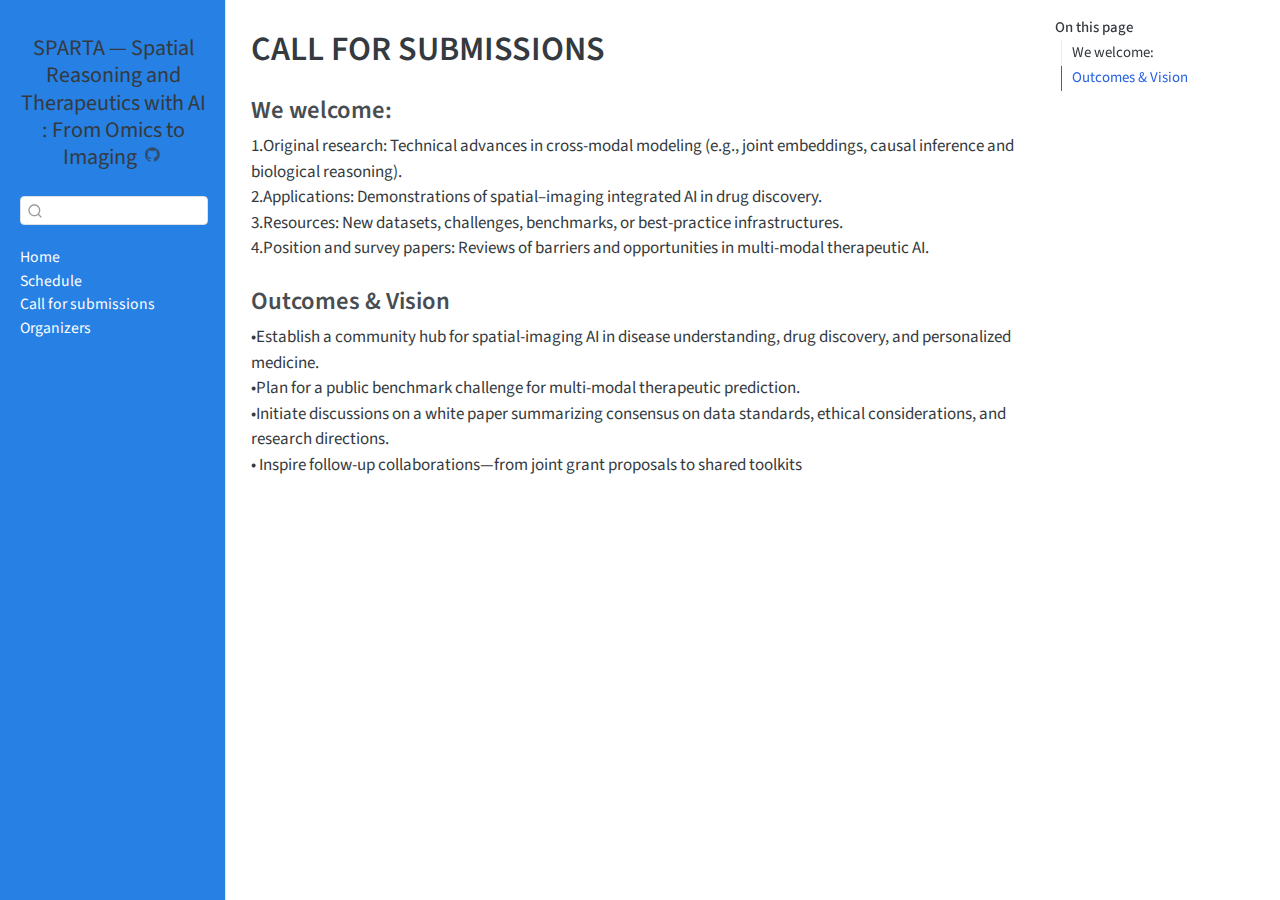
<file: docs/materials.html>
<!DOCTYPE html>
<html xmlns="http://www.w3.org/1999/xhtml" lang="en" xml:lang="en"><head>

<meta charset="utf-8">
<meta name="generator" content="quarto-1.7.31">

<meta name="viewport" content="width=device-width, initial-scale=1.0, user-scalable=yes">


<title>CALL FOR SUBMISSIONS – SPARTA — Spatial Reasoning and Therapeutics with AI : From Omics to Imaging</title>
<style>
code{white-space: pre-wrap;}
span.smallcaps{font-variant: small-caps;}
div.columns{display: flex; gap: min(4vw, 1.5em);}
div.column{flex: auto; overflow-x: auto;}
div.hanging-indent{margin-left: 1.5em; text-indent: -1.5em;}
ul.task-list{list-style: none;}
ul.task-list li input[type="checkbox"] {
  width: 0.8em;
  margin: 0 0.8em 0.2em -1em; /* quarto-specific, see https://github.com/quarto-dev/quarto-cli/issues/4556 */ 
  vertical-align: middle;
}
</style>


<script src="site_libs/quarto-nav/quarto-nav.js"></script>
<script src="site_libs/clipboard/clipboard.min.js"></script>
<script src="site_libs/quarto-search/autocomplete.umd.js"></script>
<script src="site_libs/quarto-search/fuse.min.js"></script>
<script src="site_libs/quarto-search/quarto-search.js"></script>
<meta name="quarto:offset" content="./">
<script src="site_libs/quarto-html/quarto.js" type="module"></script>
<script src="site_libs/quarto-html/tabsets/tabsets.js" type="module"></script>
<script src="site_libs/quarto-html/popper.min.js"></script>
<script src="site_libs/quarto-html/tippy.umd.min.js"></script>
<script src="site_libs/quarto-html/anchor.min.js"></script>
<link href="site_libs/quarto-html/tippy.css" rel="stylesheet">
<link href="site_libs/quarto-html/quarto-syntax-highlighting-e1a5c8363afafaef2c763b6775fbf3ca.css" rel="stylesheet" id="quarto-text-highlighting-styles">
<script src="site_libs/bootstrap/bootstrap.min.js"></script>
<link href="site_libs/bootstrap/bootstrap-icons.css" rel="stylesheet">
<link href="site_libs/bootstrap/bootstrap-79df7ed5347781c1339259261daa236f.min.css" rel="stylesheet" append-hash="true" id="quarto-bootstrap" data-mode="light">
<script id="quarto-search-options" type="application/json">{
  "location": "sidebar",
  "copy-button": false,
  "collapse-after": 3,
  "panel-placement": "start",
  "type": "textbox",
  "limit": 50,
  "keyboard-shortcut": [
    "f",
    "/",
    "s"
  ],
  "show-item-context": false,
  "language": {
    "search-no-results-text": "No results",
    "search-matching-documents-text": "matching documents",
    "search-copy-link-title": "Copy link to search",
    "search-hide-matches-text": "Hide additional matches",
    "search-more-match-text": "more match in this document",
    "search-more-matches-text": "more matches in this document",
    "search-clear-button-title": "Clear",
    "search-text-placeholder": "",
    "search-detached-cancel-button-title": "Cancel",
    "search-submit-button-title": "Submit",
    "search-label": "Search"
  }
}</script>


</head>

<body class="nav-sidebar docked quarto-light">

<div id="quarto-search-results"></div>
  <header id="quarto-header" class="headroom fixed-top">
  <nav class="quarto-secondary-nav">
    <div class="container-fluid d-flex">
      <button type="button" class="quarto-btn-toggle btn" data-bs-toggle="collapse" role="button" data-bs-target=".quarto-sidebar-collapse-item" aria-controls="quarto-sidebar" aria-expanded="false" aria-label="Toggle sidebar navigation" onclick="if (window.quartoToggleHeadroom) { window.quartoToggleHeadroom(); }">
        <i class="bi bi-layout-text-sidebar-reverse"></i>
      </button>
        <nav class="quarto-page-breadcrumbs" aria-label="breadcrumb"><ol class="breadcrumb"><li class="breadcrumb-item"><a href="./materials.html">Call for poster presentations</a></li></ol></nav>
        <a class="flex-grow-1" role="navigation" data-bs-toggle="collapse" data-bs-target=".quarto-sidebar-collapse-item" aria-controls="quarto-sidebar" aria-expanded="false" aria-label="Toggle sidebar navigation" onclick="if (window.quartoToggleHeadroom) { window.quartoToggleHeadroom(); }">      
        </a>
      <button type="button" class="btn quarto-search-button" aria-label="Search" onclick="window.quartoOpenSearch();">
        <i class="bi bi-search"></i>
      </button>
    </div>
  </nav>
</header>
<!-- content -->
<div id="quarto-content" class="quarto-container page-columns page-rows-contents page-layout-article">
<!-- sidebar -->
  <nav id="quarto-sidebar" class="sidebar collapse collapse-horizontal quarto-sidebar-collapse-item sidebar-navigation docked overflow-auto">
    <div class="pt-lg-2 mt-2 text-center sidebar-header">
    <div class="sidebar-title mb-0 py-0">
      <a href="./">SPARTA — Spatial Reasoning and Therapeutics with AI : From Omics to Imaging</a> 
        <div class="sidebar-tools-main">
    <a href="https://github.com/crazyhottommy/charting_human_biology_using_AI" title="GitHub" class="quarto-navigation-tool px-1" aria-label="GitHub"><i class="bi bi-github"></i></a>
</div>
    </div>
      </div>
        <div class="mt-2 flex-shrink-0 align-items-center">
        <div class="sidebar-search">
        <div id="quarto-search" class="" title="Search"></div>
        </div>
        </div>
    <div class="sidebar-menu-container"> 
    <ul class="list-unstyled mt-1">
        <li class="sidebar-item">
  <div class="sidebar-item-container"> 
  <a href="./index.html" class="sidebar-item-text sidebar-link">
 <span class="menu-text">Home</span></a>
  </div>
</li>
        <li class="sidebar-item">
  <div class="sidebar-item-container"> 
  <a href="./schedule.html" class="sidebar-item-text sidebar-link">
 <span class="menu-text">Schedule</span></a>
  </div>
</li>
        <li class="sidebar-item">
  <div class="sidebar-item-container"> 
  <a href="./materials.html" class="sidebar-item-text sidebar-link active">
 <span class="menu-text">Call for submissions</span></a>
  </div>
</li>
        <li class="sidebar-item">
  <div class="sidebar-item-container"> 
  <a href="./organizers.html" class="sidebar-item-text sidebar-link">
 <span class="menu-text">Organizers</span></a>
  </div>
</li>
       
    </ul>
    </div>
</nav>
<div id="quarto-sidebar-glass" class="quarto-sidebar-collapse-item" data-bs-toggle="collapse" data-bs-target=".quarto-sidebar-collapse-item"></div>
<!-- margin-sidebar -->
    <div id="quarto-margin-sidebar" class="sidebar margin-sidebar">
        <nav id="TOC" role="doc-toc" class="toc-active">
    <h2 id="toc-title">On this page</h2>
   
  <ul>
  <li><a href="#we-welcome" id="toc-we-welcome" class="nav-link active" data-scroll-target="#we-welcome">We welcome:</a></li>
  <li><a href="#outcomes-vision" id="toc-outcomes-vision" class="nav-link" data-scroll-target="#outcomes-vision">Outcomes &amp; Vision</a></li>
  </ul>
</nav>
    </div>
<!-- main -->
<main class="content" id="quarto-document-content">

<header id="title-block-header" class="quarto-title-block default">
<div class="quarto-title">
<h1 class="title">CALL FOR SUBMISSIONS</h1>
</div>



<div class="quarto-title-meta">

    
  
    
  </div>
  


</header>


<section id="we-welcome" class="level3">
<h3 class="anchored" data-anchor-id="we-welcome">We welcome:</h3>
<p>1.Original research: Technical advances in cross-modal modeling (e.g., joint embeddings, causal inference and biological reasoning).<br>
2.Applications: Demonstrations of spatial–imaging integrated AI in drug discovery.<br>
3.Resources: New datasets, challenges, benchmarks, or best-practice infrastructures.<br>
4.Position and survey papers: Reviews of barriers and opportunities in multi-modal therapeutic AI.</p>
</section>
<section id="outcomes-vision" class="level3">
<h3 class="anchored" data-anchor-id="outcomes-vision">Outcomes &amp; Vision</h3>
<p>•Establish a community hub for spatial‑imaging AI in disease understanding, drug discovery, and personalized medicine.<br>
•Plan for a public benchmark challenge for multi-modal therapeutic prediction.<br>
•Initiate discussions on a white paper summarizing consensus on data standards, ethical considerations, and research directions.<br>
• Inspire follow-up collaborations—from joint grant proposals to shared toolkits</p>


</section>

</main> <!-- /main -->
<script id="quarto-html-after-body" type="application/javascript">
  window.document.addEventListener("DOMContentLoaded", function (event) {
    const icon = "";
    const anchorJS = new window.AnchorJS();
    anchorJS.options = {
      placement: 'right',
      icon: icon
    };
    anchorJS.add('.anchored');
    const isCodeAnnotation = (el) => {
      for (const clz of el.classList) {
        if (clz.startsWith('code-annotation-')) {                     
          return true;
        }
      }
      return false;
    }
    const onCopySuccess = function(e) {
      // button target
      const button = e.trigger;
      // don't keep focus
      button.blur();
      // flash "checked"
      button.classList.add('code-copy-button-checked');
      var currentTitle = button.getAttribute("title");
      button.setAttribute("title", "Copied!");
      let tooltip;
      if (window.bootstrap) {
        button.setAttribute("data-bs-toggle", "tooltip");
        button.setAttribute("data-bs-placement", "left");
        button.setAttribute("data-bs-title", "Copied!");
        tooltip = new bootstrap.Tooltip(button, 
          { trigger: "manual", 
            customClass: "code-copy-button-tooltip",
            offset: [0, -8]});
        tooltip.show();    
      }
      setTimeout(function() {
        if (tooltip) {
          tooltip.hide();
          button.removeAttribute("data-bs-title");
          button.removeAttribute("data-bs-toggle");
          button.removeAttribute("data-bs-placement");
        }
        button.setAttribute("title", currentTitle);
        button.classList.remove('code-copy-button-checked');
      }, 1000);
      // clear code selection
      e.clearSelection();
    }
    const getTextToCopy = function(trigger) {
        const codeEl = trigger.previousElementSibling.cloneNode(true);
        for (const childEl of codeEl.children) {
          if (isCodeAnnotation(childEl)) {
            childEl.remove();
          }
        }
        return codeEl.innerText;
    }
    const clipboard = new window.ClipboardJS('.code-copy-button:not([data-in-quarto-modal])', {
      text: getTextToCopy
    });
    clipboard.on('success', onCopySuccess);
    if (window.document.getElementById('quarto-embedded-source-code-modal')) {
      const clipboardModal = new window.ClipboardJS('.code-copy-button[data-in-quarto-modal]', {
        text: getTextToCopy,
        container: window.document.getElementById('quarto-embedded-source-code-modal')
      });
      clipboardModal.on('success', onCopySuccess);
    }
      var localhostRegex = new RegExp(/^(?:http|https):\/\/localhost\:?[0-9]*\//);
      var mailtoRegex = new RegExp(/^mailto:/);
        var filterRegex = new RegExp('/' + window.location.host + '/');
      var isInternal = (href) => {
          return filterRegex.test(href) || localhostRegex.test(href) || mailtoRegex.test(href);
      }
      // Inspect non-navigation links and adorn them if external
     var links = window.document.querySelectorAll('a[href]:not(.nav-link):not(.navbar-brand):not(.toc-action):not(.sidebar-link):not(.sidebar-item-toggle):not(.pagination-link):not(.no-external):not([aria-hidden]):not(.dropdown-item):not(.quarto-navigation-tool):not(.about-link)');
      for (var i=0; i<links.length; i++) {
        const link = links[i];
        if (!isInternal(link.href)) {
          // undo the damage that might have been done by quarto-nav.js in the case of
          // links that we want to consider external
          if (link.dataset.originalHref !== undefined) {
            link.href = link.dataset.originalHref;
          }
        }
      }
    function tippyHover(el, contentFn, onTriggerFn, onUntriggerFn) {
      const config = {
        allowHTML: true,
        maxWidth: 500,
        delay: 100,
        arrow: false,
        appendTo: function(el) {
            return el.parentElement;
        },
        interactive: true,
        interactiveBorder: 10,
        theme: 'quarto',
        placement: 'bottom-start',
      };
      if (contentFn) {
        config.content = contentFn;
      }
      if (onTriggerFn) {
        config.onTrigger = onTriggerFn;
      }
      if (onUntriggerFn) {
        config.onUntrigger = onUntriggerFn;
      }
      window.tippy(el, config); 
    }
    const noterefs = window.document.querySelectorAll('a[role="doc-noteref"]');
    for (var i=0; i<noterefs.length; i++) {
      const ref = noterefs[i];
      tippyHover(ref, function() {
        // use id or data attribute instead here
        let href = ref.getAttribute('data-footnote-href') || ref.getAttribute('href');
        try { href = new URL(href).hash; } catch {}
        const id = href.replace(/^#\/?/, "");
        const note = window.document.getElementById(id);
        if (note) {
          return note.innerHTML;
        } else {
          return "";
        }
      });
    }
    const xrefs = window.document.querySelectorAll('a.quarto-xref');
    const processXRef = (id, note) => {
      // Strip column container classes
      const stripColumnClz = (el) => {
        el.classList.remove("page-full", "page-columns");
        if (el.children) {
          for (const child of el.children) {
            stripColumnClz(child);
          }
        }
      }
      stripColumnClz(note)
      if (id === null || id.startsWith('sec-')) {
        // Special case sections, only their first couple elements
        const container = document.createElement("div");
        if (note.children && note.children.length > 2) {
          container.appendChild(note.children[0].cloneNode(true));
          for (let i = 1; i < note.children.length; i++) {
            const child = note.children[i];
            if (child.tagName === "P" && child.innerText === "") {
              continue;
            } else {
              container.appendChild(child.cloneNode(true));
              break;
            }
          }
          if (window.Quarto?.typesetMath) {
            window.Quarto.typesetMath(container);
          }
          return container.innerHTML
        } else {
          if (window.Quarto?.typesetMath) {
            window.Quarto.typesetMath(note);
          }
          return note.innerHTML;
        }
      } else {
        // Remove any anchor links if they are present
        const anchorLink = note.querySelector('a.anchorjs-link');
        if (anchorLink) {
          anchorLink.remove();
        }
        if (window.Quarto?.typesetMath) {
          window.Quarto.typesetMath(note);
        }
        if (note.classList.contains("callout")) {
          return note.outerHTML;
        } else {
          return note.innerHTML;
        }
      }
    }
    for (var i=0; i<xrefs.length; i++) {
      const xref = xrefs[i];
      tippyHover(xref, undefined, function(instance) {
        instance.disable();
        let url = xref.getAttribute('href');
        let hash = undefined; 
        if (url.startsWith('#')) {
          hash = url;
        } else {
          try { hash = new URL(url).hash; } catch {}
        }
        if (hash) {
          const id = hash.replace(/^#\/?/, "");
          const note = window.document.getElementById(id);
          if (note !== null) {
            try {
              const html = processXRef(id, note.cloneNode(true));
              instance.setContent(html);
            } finally {
              instance.enable();
              instance.show();
            }
          } else {
            // See if we can fetch this
            fetch(url.split('#')[0])
            .then(res => res.text())
            .then(html => {
              const parser = new DOMParser();
              const htmlDoc = parser.parseFromString(html, "text/html");
              const note = htmlDoc.getElementById(id);
              if (note !== null) {
                const html = processXRef(id, note);
                instance.setContent(html);
              } 
            }).finally(() => {
              instance.enable();
              instance.show();
            });
          }
        } else {
          // See if we can fetch a full url (with no hash to target)
          // This is a special case and we should probably do some content thinning / targeting
          fetch(url)
          .then(res => res.text())
          .then(html => {
            const parser = new DOMParser();
            const htmlDoc = parser.parseFromString(html, "text/html");
            const note = htmlDoc.querySelector('main.content');
            if (note !== null) {
              // This should only happen for chapter cross references
              // (since there is no id in the URL)
              // remove the first header
              if (note.children.length > 0 && note.children[0].tagName === "HEADER") {
                note.children[0].remove();
              }
              const html = processXRef(null, note);
              instance.setContent(html);
            } 
          }).finally(() => {
            instance.enable();
            instance.show();
          });
        }
      }, function(instance) {
      });
    }
        let selectedAnnoteEl;
        const selectorForAnnotation = ( cell, annotation) => {
          let cellAttr = 'data-code-cell="' + cell + '"';
          let lineAttr = 'data-code-annotation="' +  annotation + '"';
          const selector = 'span[' + cellAttr + '][' + lineAttr + ']';
          return selector;
        }
        const selectCodeLines = (annoteEl) => {
          const doc = window.document;
          const targetCell = annoteEl.getAttribute("data-target-cell");
          const targetAnnotation = annoteEl.getAttribute("data-target-annotation");
          const annoteSpan = window.document.querySelector(selectorForAnnotation(targetCell, targetAnnotation));
          const lines = annoteSpan.getAttribute("data-code-lines").split(",");
          const lineIds = lines.map((line) => {
            return targetCell + "-" + line;
          })
          let top = null;
          let height = null;
          let parent = null;
          if (lineIds.length > 0) {
              //compute the position of the single el (top and bottom and make a div)
              const el = window.document.getElementById(lineIds[0]);
              top = el.offsetTop;
              height = el.offsetHeight;
              parent = el.parentElement.parentElement;
            if (lineIds.length > 1) {
              const lastEl = window.document.getElementById(lineIds[lineIds.length - 1]);
              const bottom = lastEl.offsetTop + lastEl.offsetHeight;
              height = bottom - top;
            }
            if (top !== null && height !== null && parent !== null) {
              // cook up a div (if necessary) and position it 
              let div = window.document.getElementById("code-annotation-line-highlight");
              if (div === null) {
                div = window.document.createElement("div");
                div.setAttribute("id", "code-annotation-line-highlight");
                div.style.position = 'absolute';
                parent.appendChild(div);
              }
              div.style.top = top - 2 + "px";
              div.style.height = height + 4 + "px";
              div.style.left = 0;
              let gutterDiv = window.document.getElementById("code-annotation-line-highlight-gutter");
              if (gutterDiv === null) {
                gutterDiv = window.document.createElement("div");
                gutterDiv.setAttribute("id", "code-annotation-line-highlight-gutter");
                gutterDiv.style.position = 'absolute';
                const codeCell = window.document.getElementById(targetCell);
                const gutter = codeCell.querySelector('.code-annotation-gutter');
                gutter.appendChild(gutterDiv);
              }
              gutterDiv.style.top = top - 2 + "px";
              gutterDiv.style.height = height + 4 + "px";
            }
            selectedAnnoteEl = annoteEl;
          }
        };
        const unselectCodeLines = () => {
          const elementsIds = ["code-annotation-line-highlight", "code-annotation-line-highlight-gutter"];
          elementsIds.forEach((elId) => {
            const div = window.document.getElementById(elId);
            if (div) {
              div.remove();
            }
          });
          selectedAnnoteEl = undefined;
        };
          // Handle positioning of the toggle
      window.addEventListener(
        "resize",
        throttle(() => {
          elRect = undefined;
          if (selectedAnnoteEl) {
            selectCodeLines(selectedAnnoteEl);
          }
        }, 10)
      );
      function throttle(fn, ms) {
      let throttle = false;
      let timer;
        return (...args) => {
          if(!throttle) { // first call gets through
              fn.apply(this, args);
              throttle = true;
          } else { // all the others get throttled
              if(timer) clearTimeout(timer); // cancel #2
              timer = setTimeout(() => {
                fn.apply(this, args);
                timer = throttle = false;
              }, ms);
          }
        };
      }
        // Attach click handler to the DT
        const annoteDls = window.document.querySelectorAll('dt[data-target-cell]');
        for (const annoteDlNode of annoteDls) {
          annoteDlNode.addEventListener('click', (event) => {
            const clickedEl = event.target;
            if (clickedEl !== selectedAnnoteEl) {
              unselectCodeLines();
              const activeEl = window.document.querySelector('dt[data-target-cell].code-annotation-active');
              if (activeEl) {
                activeEl.classList.remove('code-annotation-active');
              }
              selectCodeLines(clickedEl);
              clickedEl.classList.add('code-annotation-active');
            } else {
              // Unselect the line
              unselectCodeLines();
              clickedEl.classList.remove('code-annotation-active');
            }
          });
        }
    const findCites = (el) => {
      const parentEl = el.parentElement;
      if (parentEl) {
        const cites = parentEl.dataset.cites;
        if (cites) {
          return {
            el,
            cites: cites.split(' ')
          };
        } else {
          return findCites(el.parentElement)
        }
      } else {
        return undefined;
      }
    };
    var bibliorefs = window.document.querySelectorAll('a[role="doc-biblioref"]');
    for (var i=0; i<bibliorefs.length; i++) {
      const ref = bibliorefs[i];
      const citeInfo = findCites(ref);
      if (citeInfo) {
        tippyHover(citeInfo.el, function() {
          var popup = window.document.createElement('div');
          citeInfo.cites.forEach(function(cite) {
            var citeDiv = window.document.createElement('div');
            citeDiv.classList.add('hanging-indent');
            citeDiv.classList.add('csl-entry');
            var biblioDiv = window.document.getElementById('ref-' + cite);
            if (biblioDiv) {
              citeDiv.innerHTML = biblioDiv.innerHTML;
            }
            popup.appendChild(citeDiv);
          });
          return popup.innerHTML;
        });
      }
    }
  });
  </script>
</div> <!-- /content -->




</body></html>
</file>
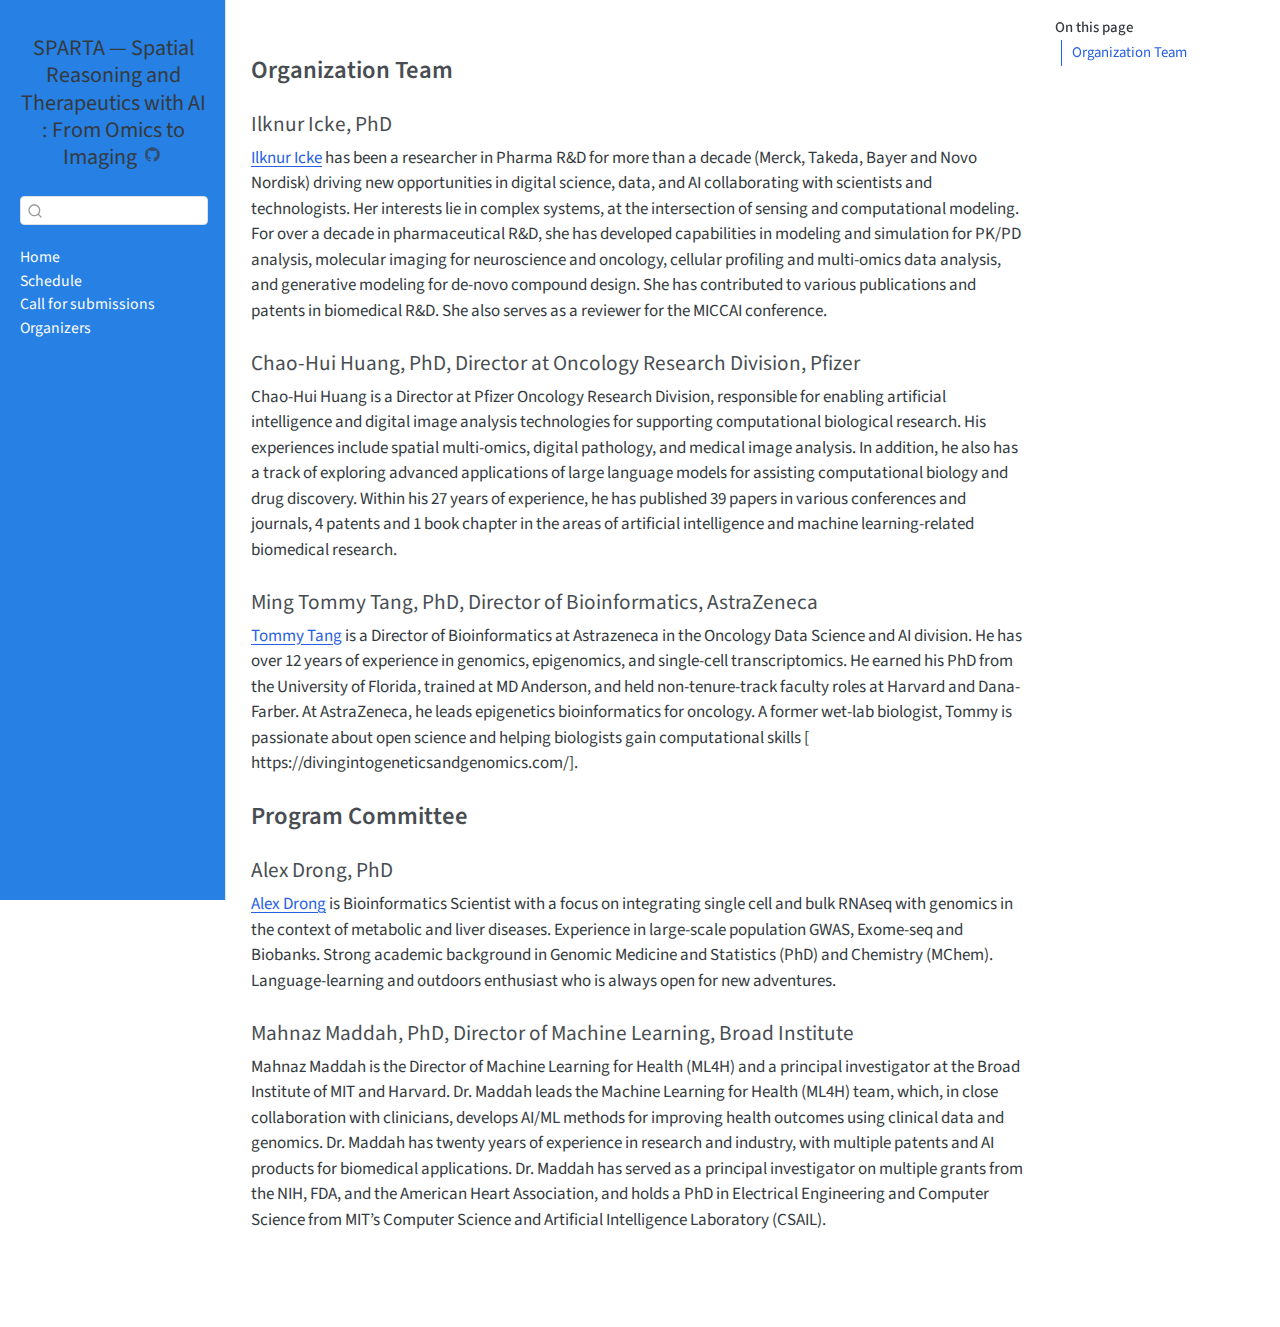
<file: docs/organizers.html>
<!DOCTYPE html>
<html xmlns="http://www.w3.org/1999/xhtml" lang="en" xml:lang="en"><head>

<meta charset="utf-8">
<meta name="generator" content="quarto-1.7.31">

<meta name="viewport" content="width=device-width, initial-scale=1.0, user-scalable=yes">


<title>organizers – SPARTA — Spatial Reasoning and Therapeutics with AI : From Omics to Imaging</title>
<style>
code{white-space: pre-wrap;}
span.smallcaps{font-variant: small-caps;}
div.columns{display: flex; gap: min(4vw, 1.5em);}
div.column{flex: auto; overflow-x: auto;}
div.hanging-indent{margin-left: 1.5em; text-indent: -1.5em;}
ul.task-list{list-style: none;}
ul.task-list li input[type="checkbox"] {
  width: 0.8em;
  margin: 0 0.8em 0.2em -1em; /* quarto-specific, see https://github.com/quarto-dev/quarto-cli/issues/4556 */ 
  vertical-align: middle;
}
</style>


<script src="site_libs/quarto-nav/quarto-nav.js"></script>
<script src="site_libs/clipboard/clipboard.min.js"></script>
<script src="site_libs/quarto-search/autocomplete.umd.js"></script>
<script src="site_libs/quarto-search/fuse.min.js"></script>
<script src="site_libs/quarto-search/quarto-search.js"></script>
<meta name="quarto:offset" content="./">
<script src="site_libs/quarto-html/quarto.js" type="module"></script>
<script src="site_libs/quarto-html/tabsets/tabsets.js" type="module"></script>
<script src="site_libs/quarto-html/popper.min.js"></script>
<script src="site_libs/quarto-html/tippy.umd.min.js"></script>
<script src="site_libs/quarto-html/anchor.min.js"></script>
<link href="site_libs/quarto-html/tippy.css" rel="stylesheet">
<link href="site_libs/quarto-html/quarto-syntax-highlighting-e1a5c8363afafaef2c763b6775fbf3ca.css" rel="stylesheet" id="quarto-text-highlighting-styles">
<script src="site_libs/bootstrap/bootstrap.min.js"></script>
<link href="site_libs/bootstrap/bootstrap-icons.css" rel="stylesheet">
<link href="site_libs/bootstrap/bootstrap-79df7ed5347781c1339259261daa236f.min.css" rel="stylesheet" append-hash="true" id="quarto-bootstrap" data-mode="light">
<script id="quarto-search-options" type="application/json">{
  "location": "sidebar",
  "copy-button": false,
  "collapse-after": 3,
  "panel-placement": "start",
  "type": "textbox",
  "limit": 50,
  "keyboard-shortcut": [
    "f",
    "/",
    "s"
  ],
  "show-item-context": false,
  "language": {
    "search-no-results-text": "No results",
    "search-matching-documents-text": "matching documents",
    "search-copy-link-title": "Copy link to search",
    "search-hide-matches-text": "Hide additional matches",
    "search-more-match-text": "more match in this document",
    "search-more-matches-text": "more matches in this document",
    "search-clear-button-title": "Clear",
    "search-text-placeholder": "",
    "search-detached-cancel-button-title": "Cancel",
    "search-submit-button-title": "Submit",
    "search-label": "Search"
  }
}</script>


</head>

<body class="nav-sidebar docked quarto-light">

<div id="quarto-search-results"></div>
  <header id="quarto-header" class="headroom fixed-top">
  <nav class="quarto-secondary-nav">
    <div class="container-fluid d-flex">
      <button type="button" class="quarto-btn-toggle btn" data-bs-toggle="collapse" role="button" data-bs-target=".quarto-sidebar-collapse-item" aria-controls="quarto-sidebar" aria-expanded="false" aria-label="Toggle sidebar navigation" onclick="if (window.quartoToggleHeadroom) { window.quartoToggleHeadroom(); }">
        <i class="bi bi-layout-text-sidebar-reverse"></i>
      </button>
        <nav class="quarto-page-breadcrumbs" aria-label="breadcrumb"><ol class="breadcrumb"><li class="breadcrumb-item"><a href="./organizers.html">Orgnaizers</a></li></ol></nav>
        <a class="flex-grow-1" role="navigation" data-bs-toggle="collapse" data-bs-target=".quarto-sidebar-collapse-item" aria-controls="quarto-sidebar" aria-expanded="false" aria-label="Toggle sidebar navigation" onclick="if (window.quartoToggleHeadroom) { window.quartoToggleHeadroom(); }">      
        </a>
      <button type="button" class="btn quarto-search-button" aria-label="Search" onclick="window.quartoOpenSearch();">
        <i class="bi bi-search"></i>
      </button>
    </div>
  </nav>
</header>
<!-- content -->
<div id="quarto-content" class="quarto-container page-columns page-rows-contents page-layout-article">
<!-- sidebar -->
  <nav id="quarto-sidebar" class="sidebar collapse collapse-horizontal quarto-sidebar-collapse-item sidebar-navigation docked overflow-auto">
    <div class="pt-lg-2 mt-2 text-center sidebar-header">
    <div class="sidebar-title mb-0 py-0">
      <a href="./">SPARTA — Spatial Reasoning and Therapeutics with AI : From Omics to Imaging</a> 
        <div class="sidebar-tools-main">
    <a href="https://github.com/spartaaaai2026-workshop/SPARTA_AAAI_workshop_2026/" title="GitHub" class="quarto-navigation-tool px-1" aria-label="GitHub"><i class="bi bi-github"></i></a>
</div>
    </div>
      </div>
        <div class="mt-2 flex-shrink-0 align-items-center">
        <div class="sidebar-search">
        <div id="quarto-search" class="" title="Search"></div>
        </div>
        </div>
    <div class="sidebar-menu-container"> 
    <ul class="list-unstyled mt-1">
        <li class="sidebar-item">
  <div class="sidebar-item-container"> 
  <a href="./index.html" class="sidebar-item-text sidebar-link">
 <span class="menu-text">Home</span></a>
  </div>
</li>
        <li class="sidebar-item">
  <div class="sidebar-item-container"> 
  <a href="./schedule.html" class="sidebar-item-text sidebar-link">
 <span class="menu-text">Schedule</span></a>
  </div>
</li>
        <li class="sidebar-item">
  <div class="sidebar-item-container"> 
  <a href="./materials.html" class="sidebar-item-text sidebar-link">
 <span class="menu-text">Call for submissions</span></a>
  </div>
</li>
        <li class="sidebar-item">
  <div class="sidebar-item-container"> 
  <a href="./organizers.html" class="sidebar-item-text sidebar-link active">
 <span class="menu-text">Organizers</span></a>
  </div>
</li>
    </ul>
    </div>
</nav>
<div id="quarto-sidebar-glass" class="quarto-sidebar-collapse-item" data-bs-toggle="collapse" data-bs-target=".quarto-sidebar-collapse-item"></div>
<!-- margin-sidebar -->
    <div id="quarto-margin-sidebar" class="sidebar margin-sidebar">
        <nav id="TOC" role="doc-toc" class="toc-active">
    <h2 id="toc-title">On this page</h2>
   
  <ul>
  <li><a href="#organization-team" id="toc-organization-team" class="nav-link active" data-scroll-target="#organization-team">Organization Team</a></li>
  </ul>
</nav>
    </div>
<!-- main -->
<main class="content" id="quarto-document-content"><header id="title-block-header" class="quarto-title-block"></header>




<section id="organization-team" class="level3">
<h3 class="anchored" data-anchor-id="organization-team">Organization Team</h3>

<section id="ilknur-icke-phd-director-novo-nordisk" class="level4">
<h4 class="anchored" data-anchor-id="ilknur-icke-phd-director-novo-nordisk">Ilknur Icke, PhD</h4>
<p><a href="https://www.linkedin.com/in/ilknuricke/">Ilknur Icke</a> has been a researcher in Pharma R&D for more than a decade (Merck, Takeda, Bayer and Novo Nordisk) driving new opportunities in digital science, data, and AI collaborating with scientists and technologists. Her interests lie in complex systems, at the intersection of sensing and computational modeling. For over a decade in pharmaceutical R&amp;D, she has developed capabilities in modeling and simulation for PK/PD analysis, molecular imaging for neuroscience and oncology, cellular profiling and multi-omics data analysis, and generative modeling for de-novo compound design. She has contributed to various publications and patents in biomedical R&amp;D. She also serves as a reviewer for the MICCAI conference.</p>
</section>
<section id="chao-hui-huang-phd-phd-director-at-oncology-research-division-pfizer" class="level4">
<h4 class="anchored" data-anchor-id="chao-hui-huang-phd-phd-director-at-oncology-research-division-pfizer">Chao-Hui Huang, PhD, Director at Oncology Research Division, Pfizer</h4>
<p>Chao-Hui Huang is a Director at Pfizer Oncology Research Division, responsible for enabling artificial intelligence and digital image analysis technologies for supporting computational biological research. His experiences include spatial multi-omics, digital pathology, and medical image analysis. In addition, he also has a track of exploring advanced applications of large language models for assisting computational biology and drug discovery. Within his 27 years of experience, he has published 39 papers in various conferences and journals, 4 patents and 1 book chapter in the areas of artificial intelligence and machine learning-related biomedical research.</p>
</section>
<section id="ming-tommy-tang-phd-director-of-bioinformatics-astrazeneca" class="level4">
<h4 class="anchored" data-anchor-id="ming-tommy-tang-phd-director-of-bioinformatics-astrazeneca">Ming Tommy Tang, PhD, Director of Bioinformatics, AstraZeneca</h4>
<p><a href="https://www.linkedin.com/in/%F0%9F%8E%AF-ming-tommy-tang-40650014/">Tommy Tang</a> is a Director of Bioinformatics at Astrazeneca in the Oncology Data Science and AI division. He has over 12 years of experience in genomics, epigenomics, and single-cell transcriptomics. He earned his PhD from the University of Florida, trained at MD Anderson, and held non-tenure-track faculty roles at Harvard and Dana-Farber. At AstraZeneca, he leads epigenetics bioinformatics for oncology. A former wet-lab biologist, Tommy is passionate about open science and helping biologists gain computational skills [ https://divingintogeneticsandgenomics.com/].</p>
</section>
<!-- <section id="mahnaz-maddah-phd-director-of-machine-learning-broad-institute" class="level4">
<h4 class="anchored" data-anchor-id="mahnaz-maddah-phd-director-of-machine-learning-broad-institute">Mahnaz Maddah, PhD, Director of Machine Learning, Broad Institute</h4>
<p>Mahnaz Maddah is the Director of Machine Learning for Health (ML4H) and a principal investigator at the Broad Institute of MIT and Harvard. Dr.&nbsp;Maddah leads the Machine Learning for Health (ML4H) team, which, in close collaboration with clinicians, develops AI/ML methods for improving health outcomes using clinical data and genomics. Dr.&nbsp;Maddah has twenty years of experience in research and industry, with multiple patents and AI products for biomedical applications. Dr.&nbsp;Maddah has served as a principal investigator on multiple grants from the NIH, FDA, and the American Heart Association, and holds a PhD in Electrical Engineering and Computer Science from MIT’s Computer Science and Artificial Intelligence Laboratory (CSAIL).</p>
</section>
  -->
</section>


<section id="program-committee" class="level3">
<h3 class="anchored" data-anchor-id="program-committee">Program Committee</h3>

<section id="pc1" class="level4">
<h4 class="anchored" data-anchor-id="pc1">Alex Drong, PhD</h4>
<p><a href="https://www.linkedin.com/in/alexdrong/">Alex Drong</a> is Bioinformatics Scientist with a focus on integrating single cell and bulk RNAseq with genomics in the context of metabolic and liver diseases. Experience in large-scale population GWAS, Exome-seq and Biobanks. Strong academic background in Genomic Medicine and Statistics (PhD) and Chemistry (MChem). Language-learning and outdoors enthusiast who is always open for new adventures.</p>
</section>

<section id="mahnaz-maddah-phd-director-of-machine-learning-broad-institute" class="level4">
<h4 class="anchored" data-anchor-id="mahnaz-maddah-phd-director-of-machine-learning-broad-institute">Mahnaz Maddah, PhD, Director of Machine Learning, Broad Institute</h4>
<p>Mahnaz Maddah is the Director of Machine Learning for Health (ML4H) and a principal investigator at the Broad Institute of MIT and Harvard. Dr.&nbsp;Maddah leads the Machine Learning for Health (ML4H) team, which, in close collaboration with clinicians, develops AI/ML methods for improving health outcomes using clinical data and genomics. Dr.&nbsp;Maddah has twenty years of experience in research and industry, with multiple patents and AI products for biomedical applications. Dr.&nbsp;Maddah has served as a principal investigator on multiple grants from the NIH, FDA, and the American Heart Association, and holds a PhD in Electrical Engineering and Computer Science from MIT’s Computer Science and Artificial Intelligence Laboratory (CSAIL).</p>
</section>
  
</section>
  
</main> <!-- /main -->
<script id="quarto-html-after-body" type="application/javascript">
  window.document.addEventListener("DOMContentLoaded", function (event) {
    const icon = "";
    const anchorJS = new window.AnchorJS();
    anchorJS.options = {
      placement: 'right',
      icon: icon
    };
    anchorJS.add('.anchored');
    const isCodeAnnotation = (el) => {
      for (const clz of el.classList) {
        if (clz.startsWith('code-annotation-')) {                     
          return true;
        }
      }
      return false;
    }
    const onCopySuccess = function(e) {
      // button target
      const button = e.trigger;
      // don't keep focus
      button.blur();
      // flash "checked"
      button.classList.add('code-copy-button-checked');
      var currentTitle = button.getAttribute("title");
      button.setAttribute("title", "Copied!");
      let tooltip;
      if (window.bootstrap) {
        button.setAttribute("data-bs-toggle", "tooltip");
        button.setAttribute("data-bs-placement", "left");
        button.setAttribute("data-bs-title", "Copied!");
        tooltip = new bootstrap.Tooltip(button, 
          { trigger: "manual", 
            customClass: "code-copy-button-tooltip",
            offset: [0, -8]});
        tooltip.show();    
      }
      setTimeout(function() {
        if (tooltip) {
          tooltip.hide();
          button.removeAttribute("data-bs-title");
          button.removeAttribute("data-bs-toggle");
          button.removeAttribute("data-bs-placement");
        }
        button.setAttribute("title", currentTitle);
        button.classList.remove('code-copy-button-checked');
      }, 1000);
      // clear code selection
      e.clearSelection();
    }
    const getTextToCopy = function(trigger) {
        const codeEl = trigger.previousElementSibling.cloneNode(true);
        for (const childEl of codeEl.children) {
          if (isCodeAnnotation(childEl)) {
            childEl.remove();
          }
        }
        return codeEl.innerText;
    }
    const clipboard = new window.ClipboardJS('.code-copy-button:not([data-in-quarto-modal])', {
      text: getTextToCopy
    });
    clipboard.on('success', onCopySuccess);
    if (window.document.getElementById('quarto-embedded-source-code-modal')) {
      const clipboardModal = new window.ClipboardJS('.code-copy-button[data-in-quarto-modal]', {
        text: getTextToCopy,
        container: window.document.getElementById('quarto-embedded-source-code-modal')
      });
      clipboardModal.on('success', onCopySuccess);
    }
      var localhostRegex = new RegExp(/^(?:http|https):\/\/localhost\:?[0-9]*\//);
      var mailtoRegex = new RegExp(/^mailto:/);
        var filterRegex = new RegExp('/' + window.location.host + '/');
      var isInternal = (href) => {
          return filterRegex.test(href) || localhostRegex.test(href) || mailtoRegex.test(href);
      }
      // Inspect non-navigation links and adorn them if external
     var links = window.document.querySelectorAll('a[href]:not(.nav-link):not(.navbar-brand):not(.toc-action):not(.sidebar-link):not(.sidebar-item-toggle):not(.pagination-link):not(.no-external):not([aria-hidden]):not(.dropdown-item):not(.quarto-navigation-tool):not(.about-link)');
      for (var i=0; i<links.length; i++) {
        const link = links[i];
        if (!isInternal(link.href)) {
          // undo the damage that might have been done by quarto-nav.js in the case of
          // links that we want to consider external
          if (link.dataset.originalHref !== undefined) {
            link.href = link.dataset.originalHref;
          }
        }
      }
    function tippyHover(el, contentFn, onTriggerFn, onUntriggerFn) {
      const config = {
        allowHTML: true,
        maxWidth: 500,
        delay: 100,
        arrow: false,
        appendTo: function(el) {
            return el.parentElement;
        },
        interactive: true,
        interactiveBorder: 10,
        theme: 'quarto',
        placement: 'bottom-start',
      };
      if (contentFn) {
        config.content = contentFn;
      }
      if (onTriggerFn) {
        config.onTrigger = onTriggerFn;
      }
      if (onUntriggerFn) {
        config.onUntrigger = onUntriggerFn;
      }
      window.tippy(el, config); 
    }
    const noterefs = window.document.querySelectorAll('a[role="doc-noteref"]');
    for (var i=0; i<noterefs.length; i++) {
      const ref = noterefs[i];
      tippyHover(ref, function() {
        // use id or data attribute instead here
        let href = ref.getAttribute('data-footnote-href') || ref.getAttribute('href');
        try { href = new URL(href).hash; } catch {}
        const id = href.replace(/^#\/?/, "");
        const note = window.document.getElementById(id);
        if (note) {
          return note.innerHTML;
        } else {
          return "";
        }
      });
    }
    const xrefs = window.document.querySelectorAll('a.quarto-xref');
    const processXRef = (id, note) => {
      // Strip column container classes
      const stripColumnClz = (el) => {
        el.classList.remove("page-full", "page-columns");
        if (el.children) {
          for (const child of el.children) {
            stripColumnClz(child);
          }
        }
      }
      stripColumnClz(note)
      if (id === null || id.startsWith('sec-')) {
        // Special case sections, only their first couple elements
        const container = document.createElement("div");
        if (note.children && note.children.length > 2) {
          container.appendChild(note.children[0].cloneNode(true));
          for (let i = 1; i < note.children.length; i++) {
            const child = note.children[i];
            if (child.tagName === "P" && child.innerText === "") {
              continue;
            } else {
              container.appendChild(child.cloneNode(true));
              break;
            }
          }
          if (window.Quarto?.typesetMath) {
            window.Quarto.typesetMath(container);
          }
          return container.innerHTML
        } else {
          if (window.Quarto?.typesetMath) {
            window.Quarto.typesetMath(note);
          }
          return note.innerHTML;
        }
      } else {
        // Remove any anchor links if they are present
        const anchorLink = note.querySelector('a.anchorjs-link');
        if (anchorLink) {
          anchorLink.remove();
        }
        if (window.Quarto?.typesetMath) {
          window.Quarto.typesetMath(note);
        }
        if (note.classList.contains("callout")) {
          return note.outerHTML;
        } else {
          return note.innerHTML;
        }
      }
    }
    for (var i=0; i<xrefs.length; i++) {
      const xref = xrefs[i];
      tippyHover(xref, undefined, function(instance) {
        instance.disable();
        let url = xref.getAttribute('href');
        let hash = undefined; 
        if (url.startsWith('#')) {
          hash = url;
        } else {
          try { hash = new URL(url).hash; } catch {}
        }
        if (hash) {
          const id = hash.replace(/^#\/?/, "");
          const note = window.document.getElementById(id);
          if (note !== null) {
            try {
              const html = processXRef(id, note.cloneNode(true));
              instance.setContent(html);
            } finally {
              instance.enable();
              instance.show();
            }
          } else {
            // See if we can fetch this
            fetch(url.split('#')[0])
            .then(res => res.text())
            .then(html => {
              const parser = new DOMParser();
              const htmlDoc = parser.parseFromString(html, "text/html");
              const note = htmlDoc.getElementById(id);
              if (note !== null) {
                const html = processXRef(id, note);
                instance.setContent(html);
              } 
            }).finally(() => {
              instance.enable();
              instance.show();
            });
          }
        } else {
          // See if we can fetch a full url (with no hash to target)
          // This is a special case and we should probably do some content thinning / targeting
          fetch(url)
          .then(res => res.text())
          .then(html => {
            const parser = new DOMParser();
            const htmlDoc = parser.parseFromString(html, "text/html");
            const note = htmlDoc.querySelector('main.content');
            if (note !== null) {
              // This should only happen for chapter cross references
              // (since there is no id in the URL)
              // remove the first header
              if (note.children.length > 0 && note.children[0].tagName === "HEADER") {
                note.children[0].remove();
              }
              const html = processXRef(null, note);
              instance.setContent(html);
            } 
          }).finally(() => {
            instance.enable();
            instance.show();
          });
        }
      }, function(instance) {
      });
    }
        let selectedAnnoteEl;
        const selectorForAnnotation = ( cell, annotation) => {
          let cellAttr = 'data-code-cell="' + cell + '"';
          let lineAttr = 'data-code-annotation="' +  annotation + '"';
          const selector = 'span[' + cellAttr + '][' + lineAttr + ']';
          return selector;
        }
        const selectCodeLines = (annoteEl) => {
          const doc = window.document;
          const targetCell = annoteEl.getAttribute("data-target-cell");
          const targetAnnotation = annoteEl.getAttribute("data-target-annotation");
          const annoteSpan = window.document.querySelector(selectorForAnnotation(targetCell, targetAnnotation));
          const lines = annoteSpan.getAttribute("data-code-lines").split(",");
          const lineIds = lines.map((line) => {
            return targetCell + "-" + line;
          })
          let top = null;
          let height = null;
          let parent = null;
          if (lineIds.length > 0) {
              //compute the position of the single el (top and bottom and make a div)
              const el = window.document.getElementById(lineIds[0]);
              top = el.offsetTop;
              height = el.offsetHeight;
              parent = el.parentElement.parentElement;
            if (lineIds.length > 1) {
              const lastEl = window.document.getElementById(lineIds[lineIds.length - 1]);
              const bottom = lastEl.offsetTop + lastEl.offsetHeight;
              height = bottom - top;
            }
            if (top !== null && height !== null && parent !== null) {
              // cook up a div (if necessary) and position it 
              let div = window.document.getElementById("code-annotation-line-highlight");
              if (div === null) {
                div = window.document.createElement("div");
                div.setAttribute("id", "code-annotation-line-highlight");
                div.style.position = 'absolute';
                parent.appendChild(div);
              }
              div.style.top = top - 2 + "px";
              div.style.height = height + 4 + "px";
              div.style.left = 0;
              let gutterDiv = window.document.getElementById("code-annotation-line-highlight-gutter");
              if (gutterDiv === null) {
                gutterDiv = window.document.createElement("div");
                gutterDiv.setAttribute("id", "code-annotation-line-highlight-gutter");
                gutterDiv.style.position = 'absolute';
                const codeCell = window.document.getElementById(targetCell);
                const gutter = codeCell.querySelector('.code-annotation-gutter');
                gutter.appendChild(gutterDiv);
              }
              gutterDiv.style.top = top - 2 + "px";
              gutterDiv.style.height = height + 4 + "px";
            }
            selectedAnnoteEl = annoteEl;
          }
        };
        const unselectCodeLines = () => {
          const elementsIds = ["code-annotation-line-highlight", "code-annotation-line-highlight-gutter"];
          elementsIds.forEach((elId) => {
            const div = window.document.getElementById(elId);
            if (div) {
              div.remove();
            }
          });
          selectedAnnoteEl = undefined;
        };
          // Handle positioning of the toggle
      window.addEventListener(
        "resize",
        throttle(() => {
          elRect = undefined;
          if (selectedAnnoteEl) {
            selectCodeLines(selectedAnnoteEl);
          }
        }, 10)
      );
      function throttle(fn, ms) {
      let throttle = false;
      let timer;
        return (...args) => {
          if(!throttle) { // first call gets through
              fn.apply(this, args);
              throttle = true;
          } else { // all the others get throttled
              if(timer) clearTimeout(timer); // cancel #2
              timer = setTimeout(() => {
                fn.apply(this, args);
                timer = throttle = false;
              }, ms);
          }
        };
      }
        // Attach click handler to the DT
        const annoteDls = window.document.querySelectorAll('dt[data-target-cell]');
        for (const annoteDlNode of annoteDls) {
          annoteDlNode.addEventListener('click', (event) => {
            const clickedEl = event.target;
            if (clickedEl !== selectedAnnoteEl) {
              unselectCodeLines();
              const activeEl = window.document.querySelector('dt[data-target-cell].code-annotation-active');
              if (activeEl) {
                activeEl.classList.remove('code-annotation-active');
              }
              selectCodeLines(clickedEl);
              clickedEl.classList.add('code-annotation-active');
            } else {
              // Unselect the line
              unselectCodeLines();
              clickedEl.classList.remove('code-annotation-active');
            }
          });
        }
    const findCites = (el) => {
      const parentEl = el.parentElement;
      if (parentEl) {
        const cites = parentEl.dataset.cites;
        if (cites) {
          return {
            el,
            cites: cites.split(' ')
          };
        } else {
          return findCites(el.parentElement)
        }
      } else {
        return undefined;
      }
    };
    var bibliorefs = window.document.querySelectorAll('a[role="doc-biblioref"]');
    for (var i=0; i<bibliorefs.length; i++) {
      const ref = bibliorefs[i];
      const citeInfo = findCites(ref);
      if (citeInfo) {
        tippyHover(citeInfo.el, function() {
          var popup = window.document.createElement('div');
          citeInfo.cites.forEach(function(cite) {
            var citeDiv = window.document.createElement('div');
            citeDiv.classList.add('hanging-indent');
            citeDiv.classList.add('csl-entry');
            var biblioDiv = window.document.getElementById('ref-' + cite);
            if (biblioDiv) {
              citeDiv.innerHTML = biblioDiv.innerHTML;
            }
            popup.appendChild(citeDiv);
          });
          return popup.innerHTML;
        });
      }
    }
  });
  </script>
</div> <!-- /content -->




</body></html>
</file>
<file: docs/site_libs/quarto-html/tippy.css>
.tippy-box[data-animation=fade][data-state=hidden]{opacity:0}[data-tippy-root]{max-width:calc(100vw - 10px)}.tippy-box{position:relative;background-color:#333;color:#fff;border-radius:4px;font-size:14px;line-height:1.4;white-space:normal;outline:0;transition-property:transform,visibility,opacity}.tippy-box[data-placement^=top]>.tippy-arrow{bottom:0}.tippy-box[data-placement^=top]>.tippy-arrow:before{bottom:-7px;left:0;border-width:8px 8px 0;border-top-color:initial;transform-origin:center top}.tippy-box[data-placement^=bottom]>.tippy-arrow{top:0}.tippy-box[data-placement^=bottom]>.tippy-arrow:before{top:-7px;left:0;border-width:0 8px 8px;border-bottom-color:initial;transform-origin:center bottom}.tippy-box[data-placement^=left]>.tippy-arrow{right:0}.tippy-box[data-placement^=left]>.tippy-arrow:before{border-width:8px 0 8px 8px;border-left-color:initial;right:-7px;transform-origin:center left}.tippy-box[data-placement^=right]>.tippy-arrow{left:0}.tippy-box[data-placement^=right]>.tippy-arrow:before{left:-7px;border-width:8px 8px 8px 0;border-right-color:initial;transform-origin:center right}.tippy-box[data-inertia][data-state=visible]{transition-timing-function:cubic-bezier(.54,1.5,.38,1.11)}.tippy-arrow{width:16px;height:16px;color:#333}.tippy-arrow:before{content:"";position:absolute;border-color:transparent;border-style:solid}.tippy-content{position:relative;padding:5px 9px;z-index:1}
</file>
<file: docs/site_libs/quarto-html/quarto-syntax-highlighting-e1a5c8363afafaef2c763b6775fbf3ca.css>
/* quarto syntax highlight colors */
:root {
  --quarto-hl-ot-color: #003B4F;
  --quarto-hl-at-color: #657422;
  --quarto-hl-ss-color: #20794D;
  --quarto-hl-an-color: #5E5E5E;
  --quarto-hl-fu-color: #4758AB;
  --quarto-hl-st-color: #20794D;
  --quarto-hl-cf-color: #003B4F;
  --quarto-hl-op-color: #5E5E5E;
  --quarto-hl-er-color: #AD0000;
  --quarto-hl-bn-color: #AD0000;
  --quarto-hl-al-color: #AD0000;
  --quarto-hl-va-color: #111111;
  --quarto-hl-bu-color: inherit;
  --quarto-hl-ex-color: inherit;
  --quarto-hl-pp-color: #AD0000;
  --quarto-hl-in-color: #5E5E5E;
  --quarto-hl-vs-color: #20794D;
  --quarto-hl-wa-color: #5E5E5E;
  --quarto-hl-do-color: #5E5E5E;
  --quarto-hl-im-color: #00769E;
  --quarto-hl-ch-color: #20794D;
  --quarto-hl-dt-color: #AD0000;
  --quarto-hl-fl-color: #AD0000;
  --quarto-hl-co-color: #5E5E5E;
  --quarto-hl-cv-color: #5E5E5E;
  --quarto-hl-cn-color: #8f5902;
  --quarto-hl-sc-color: #5E5E5E;
  --quarto-hl-dv-color: #AD0000;
  --quarto-hl-kw-color: #003B4F;
}

/* other quarto variables */
:root {
  --quarto-font-monospace: SFMono-Regular, Menlo, Monaco, Consolas, "Liberation Mono", "Courier New", monospace;
}

/* syntax highlight based on Pandoc's rules */
pre > code.sourceCode > span {
  color: #003B4F;
}

code.sourceCode > span {
  color: #003B4F;
}

div.sourceCode,
div.sourceCode pre.sourceCode {
  color: #003B4F;
}

/* Normal */
code span {
  color: #003B4F;
}

/* Alert */
code span.al {
  color: #AD0000;
  font-style: inherit;
}

/* Annotation */
code span.an {
  color: #5E5E5E;
  font-style: inherit;
}

/* Attribute */
code span.at {
  color: #657422;
  font-style: inherit;
}

/* BaseN */
code span.bn {
  color: #AD0000;
  font-style: inherit;
}

/* BuiltIn */
code span.bu {
  font-style: inherit;
}

/* ControlFlow */
code span.cf {
  color: #003B4F;
  font-weight: bold;
  font-style: inherit;
}

/* Char */
code span.ch {
  color: #20794D;
  font-style: inherit;
}

/* Constant */
code span.cn {
  color: #8f5902;
  font-style: inherit;
}

/* Comment */
code span.co {
  color: #5E5E5E;
  font-style: inherit;
}

/* CommentVar */
code span.cv {
  color: #5E5E5E;
  font-style: italic;
}

/* Documentation */
code span.do {
  color: #5E5E5E;
  font-style: italic;
}

/* DataType */
code span.dt {
  color: #AD0000;
  font-style: inherit;
}

/* DecVal */
code span.dv {
  color: #AD0000;
  font-style: inherit;
}

/* Error */
code span.er {
  color: #AD0000;
  font-style: inherit;
}

/* Extension */
code span.ex {
  font-style: inherit;
}

/* Float */
code span.fl {
  color: #AD0000;
  font-style: inherit;
}

/* Function */
code span.fu {
  color: #4758AB;
  font-style: inherit;
}

/* Import */
code span.im {
  color: #00769E;
  font-style: inherit;
}

/* Information */
code span.in {
  color: #5E5E5E;
  font-style: inherit;
}

/* Keyword */
code span.kw {
  color: #003B4F;
  font-weight: bold;
  font-style: inherit;
}

/* Operator */
code span.op {
  color: #5E5E5E;
  font-style: inherit;
}

/* Other */
code span.ot {
  color: #003B4F;
  font-style: inherit;
}

/* Preprocessor */
code span.pp {
  color: #AD0000;
  font-style: inherit;
}

/* SpecialChar */
code span.sc {
  color: #5E5E5E;
  font-style: inherit;
}

/* SpecialString */
code span.ss {
  color: #20794D;
  font-style: inherit;
}

/* String */
code span.st {
  color: #20794D;
  font-style: inherit;
}

/* Variable */
code span.va {
  color: #111111;
  font-style: inherit;
}

/* VerbatimString */
code span.vs {
  color: #20794D;
  font-style: inherit;
}

/* Warning */
code span.wa {
  color: #5E5E5E;
  font-style: italic;
}

.prevent-inlining {
  content: "</";
}

/*# sourceMappingURL=c735b2cac6c846c1abc72f5ce1520814.css.map */
</file>
